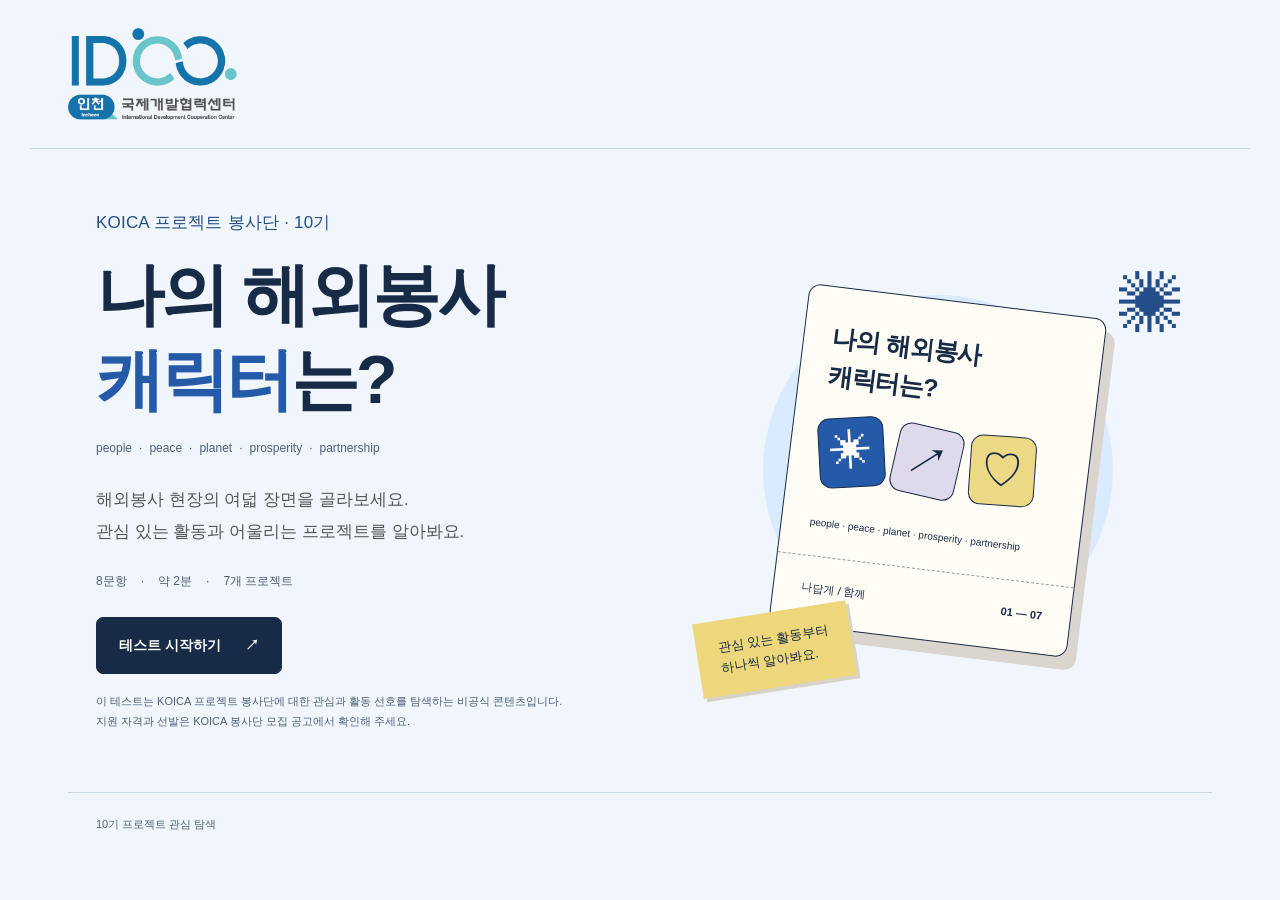
<file: index.html>
<!doctype html><html lang="ko"><head><meta charset="utf-8"><meta name="viewport" content="width=device-width,initial-scale=1"><title>나에게 맞는 프로젝트 찾기</title><meta name="robots" content="noindex"><script defer src="launch.js"></script></head><body><h1>테스트를 여는 중이에요.</h1><p>잠시만 기다려 주세요.</p><a href="v2/">V2 테스트 시작하기</a></body></html>
</file>
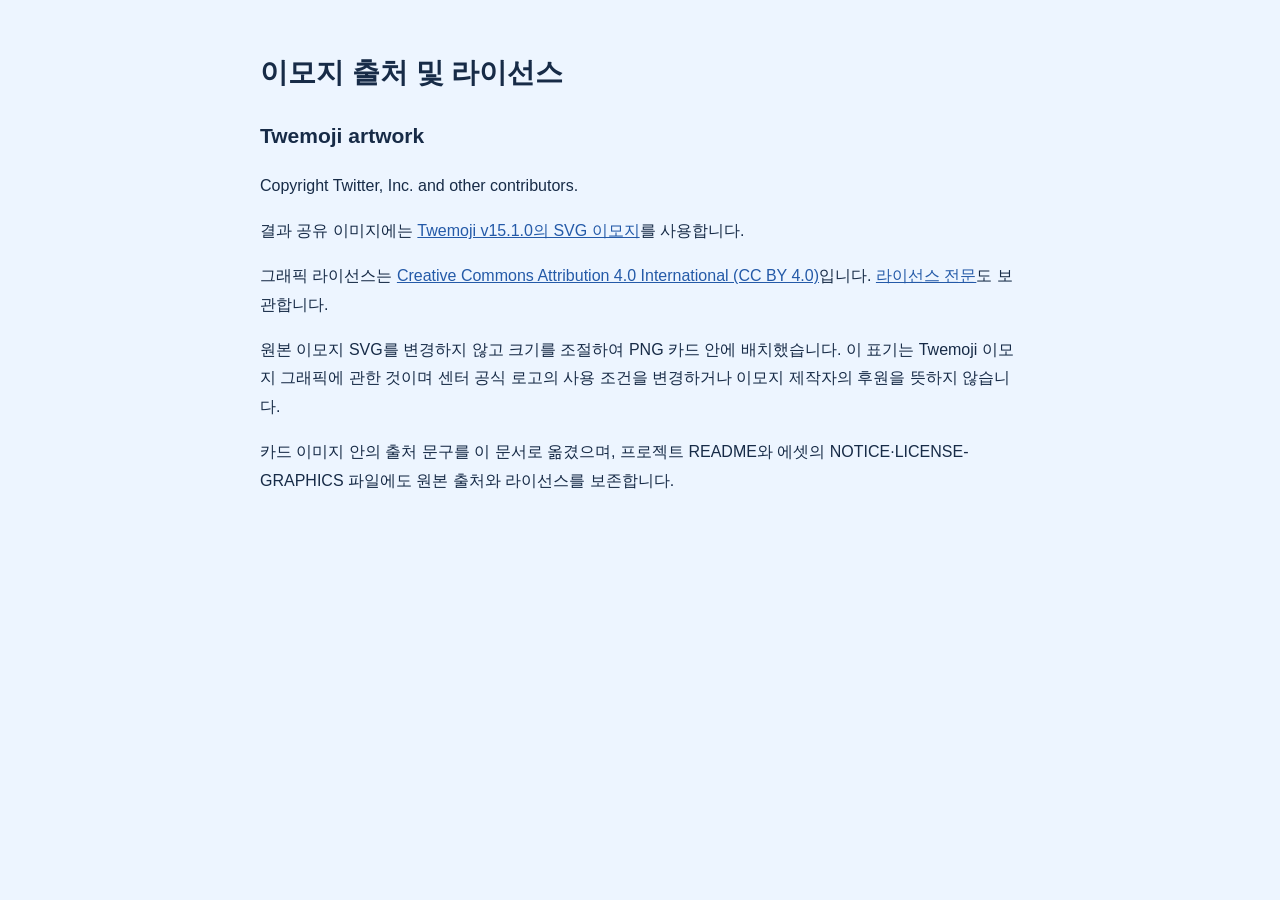
<file: licenses/index.html>
<!doctype html>
<html lang="ko">
<head>
  <meta charset="utf-8">
  <meta name="viewport" content="width=device-width,initial-scale=1">
  <title>이모지 출처 및 라이선스</title>
  <style>body{max-width:760px;margin:48px auto;padding:0 24px;font-family:"Malgun Gothic",sans-serif;line-height:1.8;color:#172b47;background:#edf5ff}a{color:#245aa8}h1{font-size:28px}h2{font-size:21px}</style>
</head>
<body>
  <h1>이모지 출처 및 라이선스</h1>
  <h2>Twemoji artwork</h2>
  <p>Copyright Twitter, Inc. and other contributors.</p>
  <p>결과 공유 이미지에는 <a href="https://github.com/jdecked/twemoji/tree/v15.1.0/assets/svg">Twemoji v15.1.0의 SVG 이모지</a>를 사용합니다.</p>
  <p>그래픽 라이선스는 <a rel="license" href="https://creativecommons.org/licenses/by/4.0/">Creative Commons Attribution 4.0 International (CC BY 4.0)</a>입니다. <a href="/licenses/twemoji.txt">라이선스 전문</a>도 보관합니다.</p>
  <p>원본 이모지 SVG를 변경하지 않고 크기를 조절하여 PNG 카드 안에 배치했습니다. 이 표기는 Twemoji 이모지 그래픽에 관한 것이며 센터 공식 로고의 사용 조건을 변경하거나 이모지 제작자의 후원을 뜻하지 않습니다.</p>
  <p>카드 이미지 안의 출처 문구를 이 문서로 옮겼으며, 프로젝트 README와 에셋의 NOTICE·LICENSE-GRAPHICS 파일에도 원본 출처와 라이선스를 보존합니다.</p>
</body>
</html>
</file>
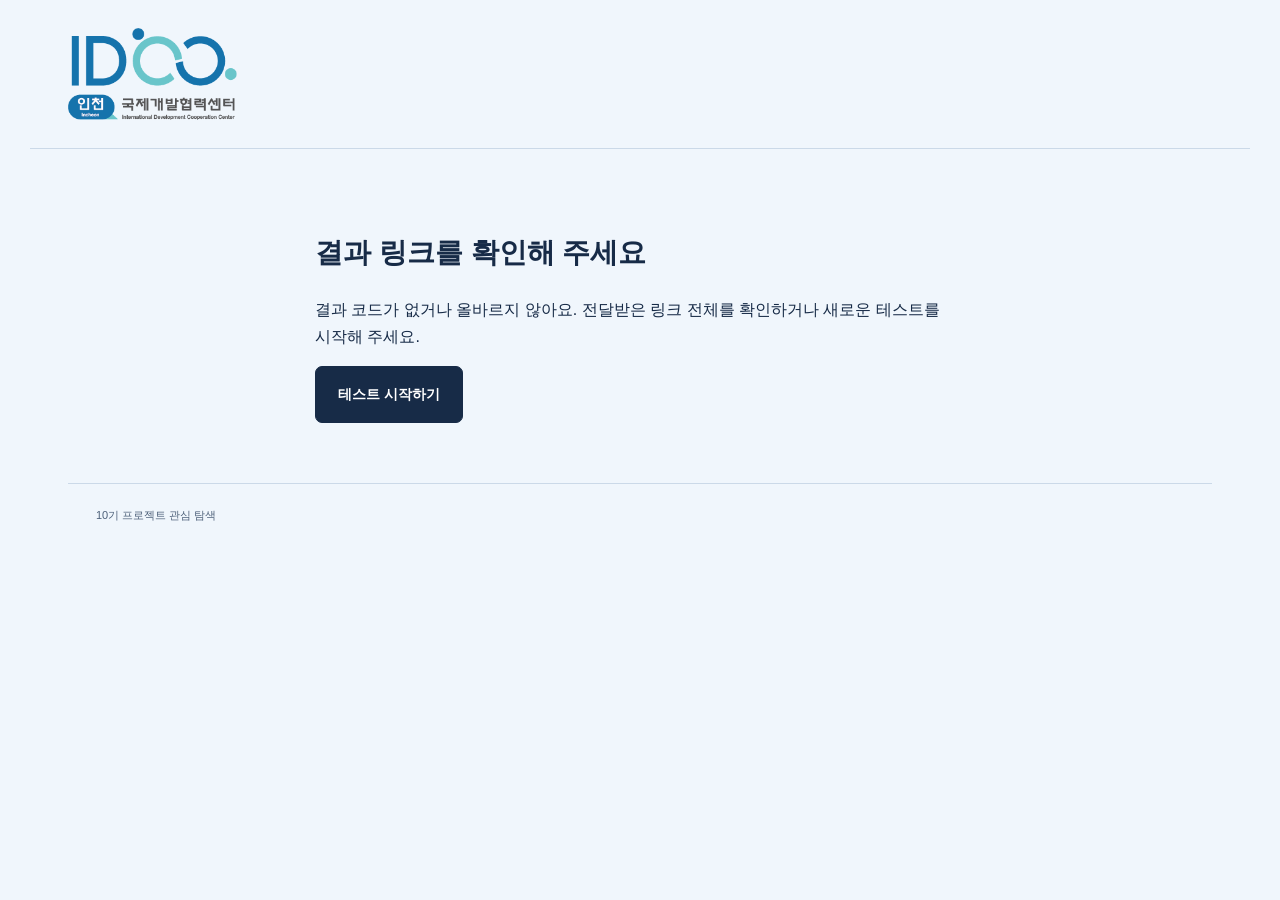
<file: r/index.html>
<!doctype html><html lang="ko"><head><meta charset="utf-8"><meta name="viewport" content="width=device-width,initial-scale=1"><title>나에게 맞는 프로젝트 찾기</title><meta name="robots" content="noindex"><script defer src="../launch.js"></script></head><body><h1>테스트를 여는 중이에요.</h1><p>잠시만 기다려 주세요.</p><a href="v2/">V2 테스트 시작하기</a></body></html>
</file>
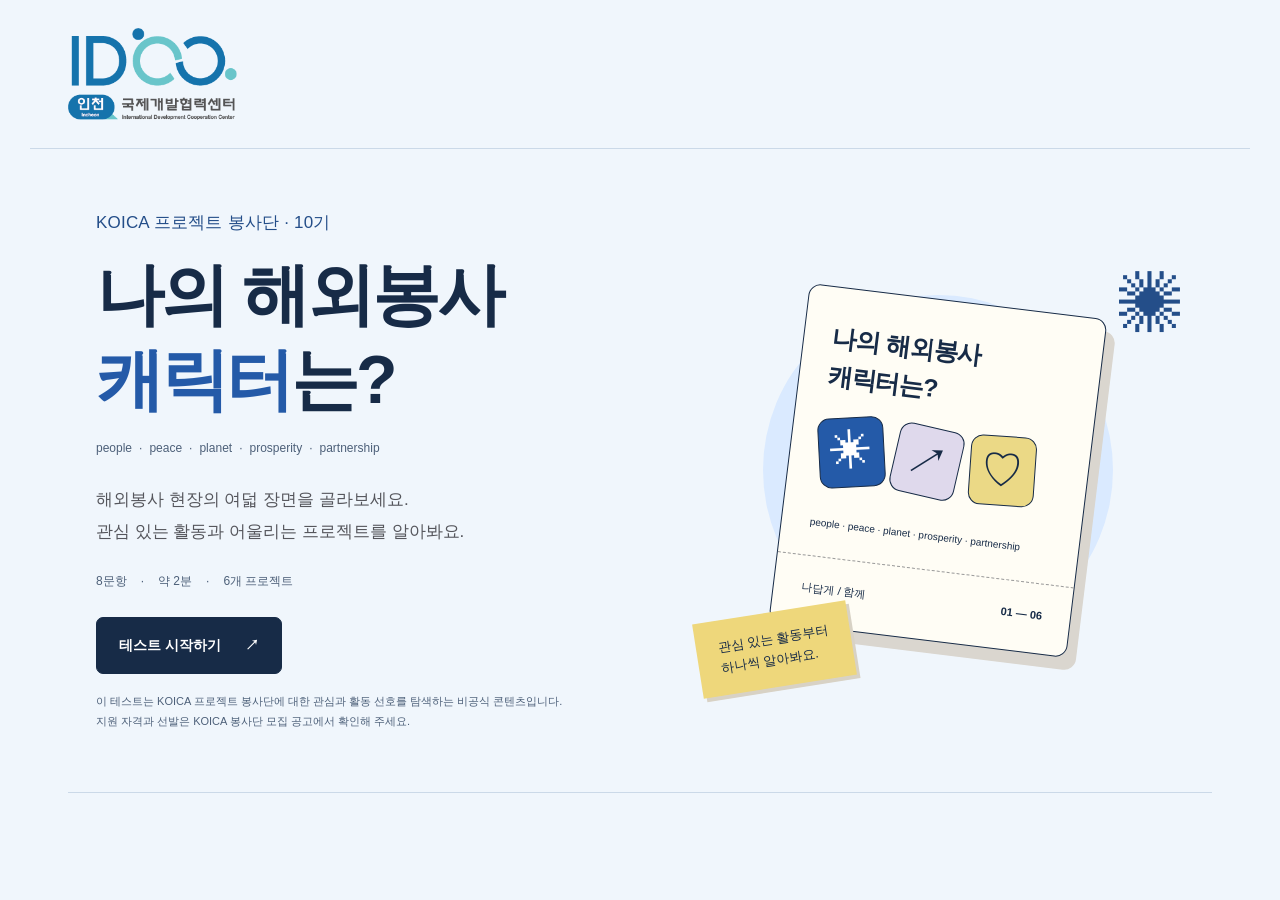
<file: v1/index.html>
<!doctype html>
<html lang="ko">
<head>
  <meta charset="utf-8">
  <meta name="viewport" content="width=device-width,initial-scale=1">
  <meta name="theme-color" content="#f0f6fc">
  <meta name="goatcounter" content="https://jiwon0331.goatcounter.com/count">
  <title>나의 해외봉사 캐릭터는?</title>
  <link rel="stylesheet" href="style.css?v=ee92da3805de">
  <script defer src="data.js?v=c2a86b806d9a"></script>
  <script defer src="versions/v1.js"></script>
  <script defer src="result-core.js"></script>
  <script defer src="app.js?v=8df26f2dcf6a"></script>
</head>
<body>
  <header class="site-header">
    <button id="home" class="wordmark center-brand" aria-label="인천국제개발협력센터 · 테스트 시작 화면">

      <img class="center-logo" src="assets/incheon-idcc-logo.png?v=88850b6eb668" alt="인천국제개발협력센터" hidden>
      <span class="center-name">인천국제개발협력센터</span>
    </button>
  </header>
  <main id="app"><p>테스트를 불러오는 중이에요.</p></main>
  <footer class="site-footer"></footer>
  <noscript>이 테스트를 열려면 브라우저에서 JavaScript를 켜주세요.</noscript>
</body>
</html>
</file>
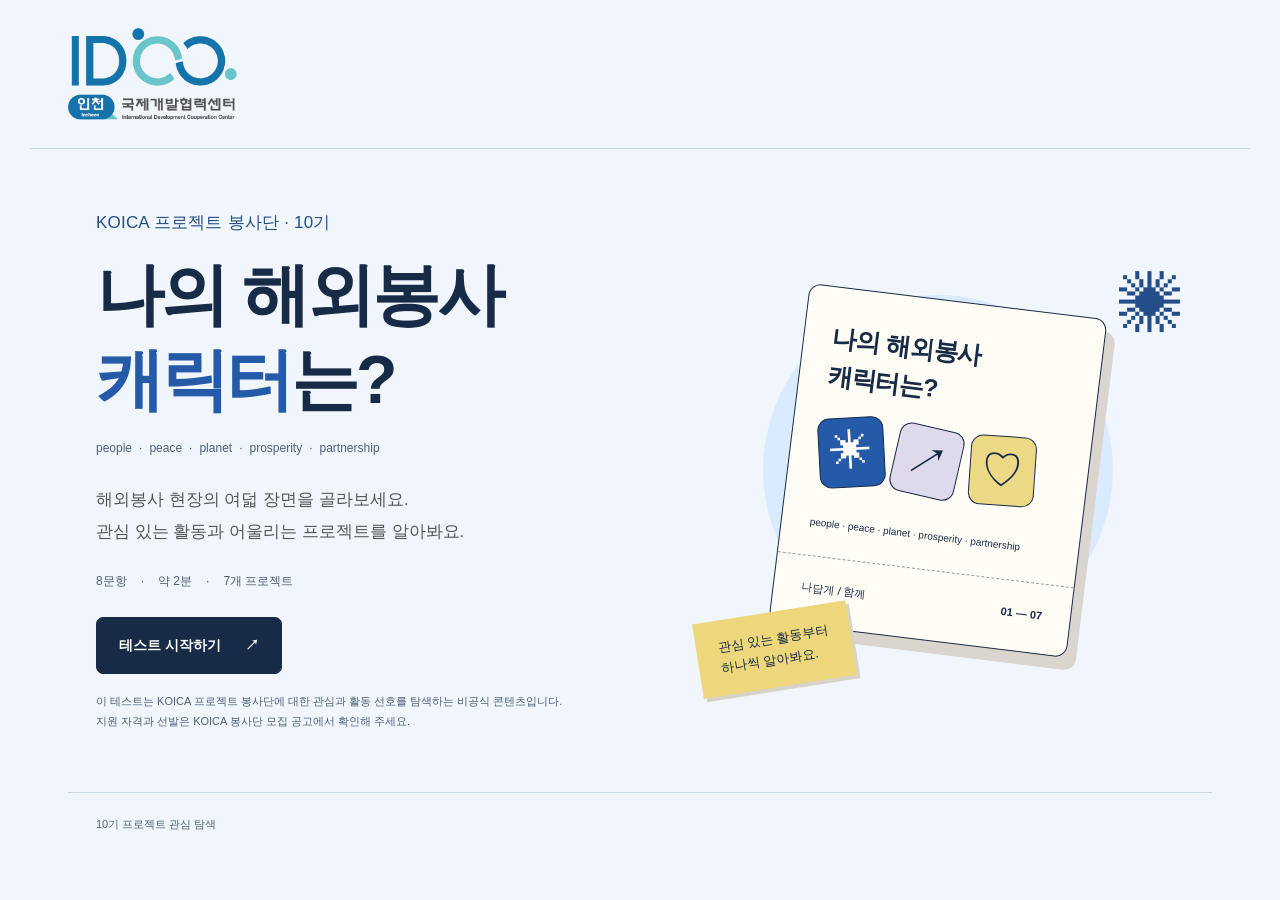
<file: v2/index.html>
<!doctype html>
<html lang="ko">
<head>
  <meta charset="utf-8">
  <meta name="viewport" content="width=device-width,initial-scale=1">
  <meta name="theme-color" content="#f0f6fc">
  <title>나에게 맞는 프로젝트 찾기</title>
  <link rel="stylesheet" href="../style.css">
  <link rel="stylesheet" href="style.css">
  <script defer src="../result-core.js"></script>
  <script defer src="../versions/v2.js"></script>
  <script defer src="../result-v2.js"></script>
  <script defer src="settings.js"></script>
  <script defer src="share.js"></script>
  <script defer src="app.js"></script>
</head>
<body>
  <header class="site-header">
    <button id="home" class="wordmark center-brand" aria-label="인천국제개발협력센터 · 테스트 시작 화면">
      <img class="center-logo" src="../assets/incheon-idcc-logo.png" alt="인천국제개발협력센터" hidden>
      <span class="center-name">인천국제개발협력센터</span>
    </button>
  </header>
  <main id="app"><p>테스트를 불러오는 중이에요.</p></main>
  <footer class="site-footer"><span>10기 프로젝트 관심 탐색</span></footer>
  <noscript>이 테스트를 열려면 브라우저에서 JavaScript를 켜주세요.</noscript>
</body>
</html>
</file>
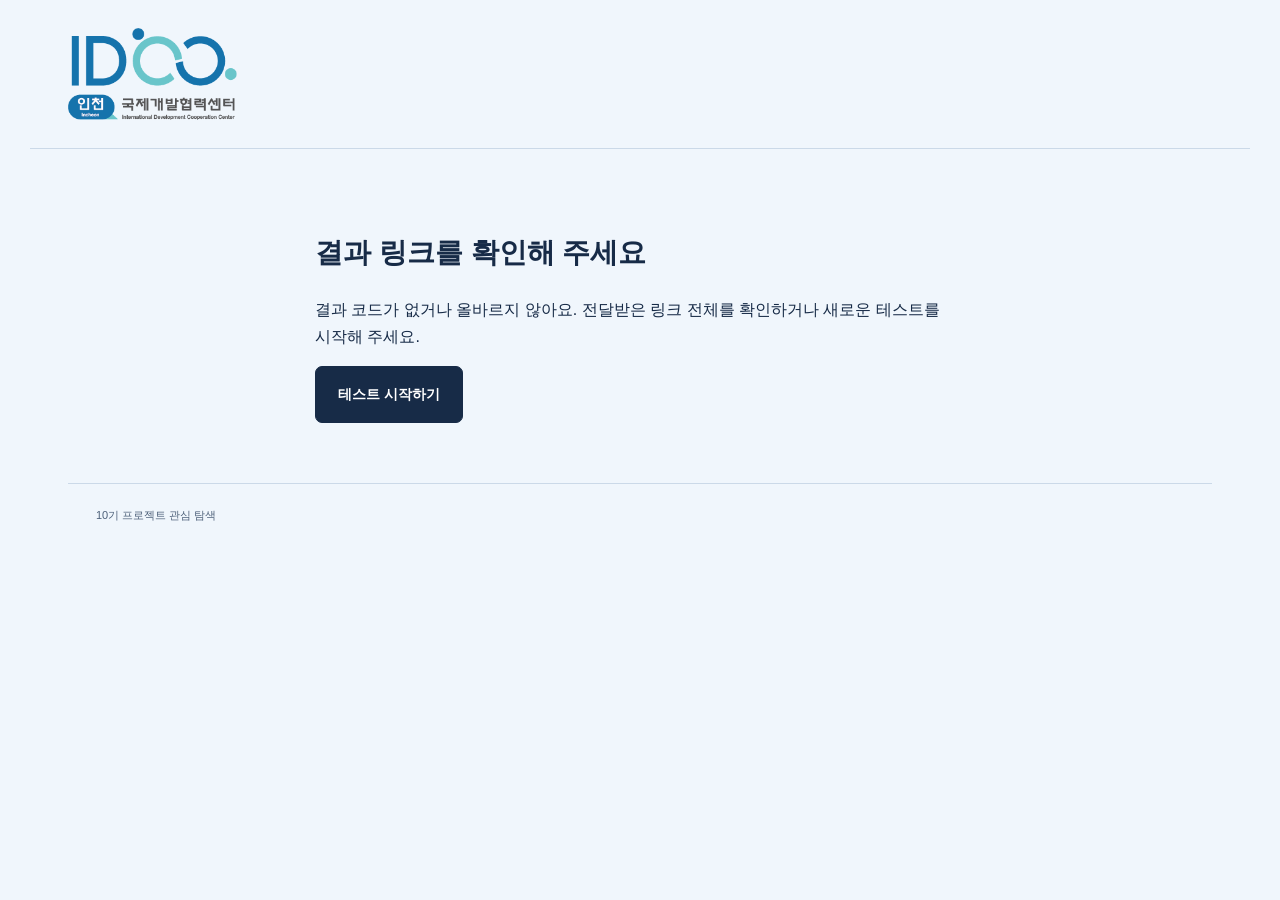
<file: r/v1/index.html>
<!doctype html><html lang="ko"><head><meta charset="utf-8"><meta name="viewport" content="width=device-width,initial-scale=1"><title>나에게 맞는 프로젝트 찾기</title><meta name="robots" content="noindex"><script defer src="../../launch.js"></script></head><body><h1>테스트를 여는 중이에요.</h1><p>잠시만 기다려 주세요.</p><a href="v2/">V2 테스트 시작하기</a></body></html>
</file>
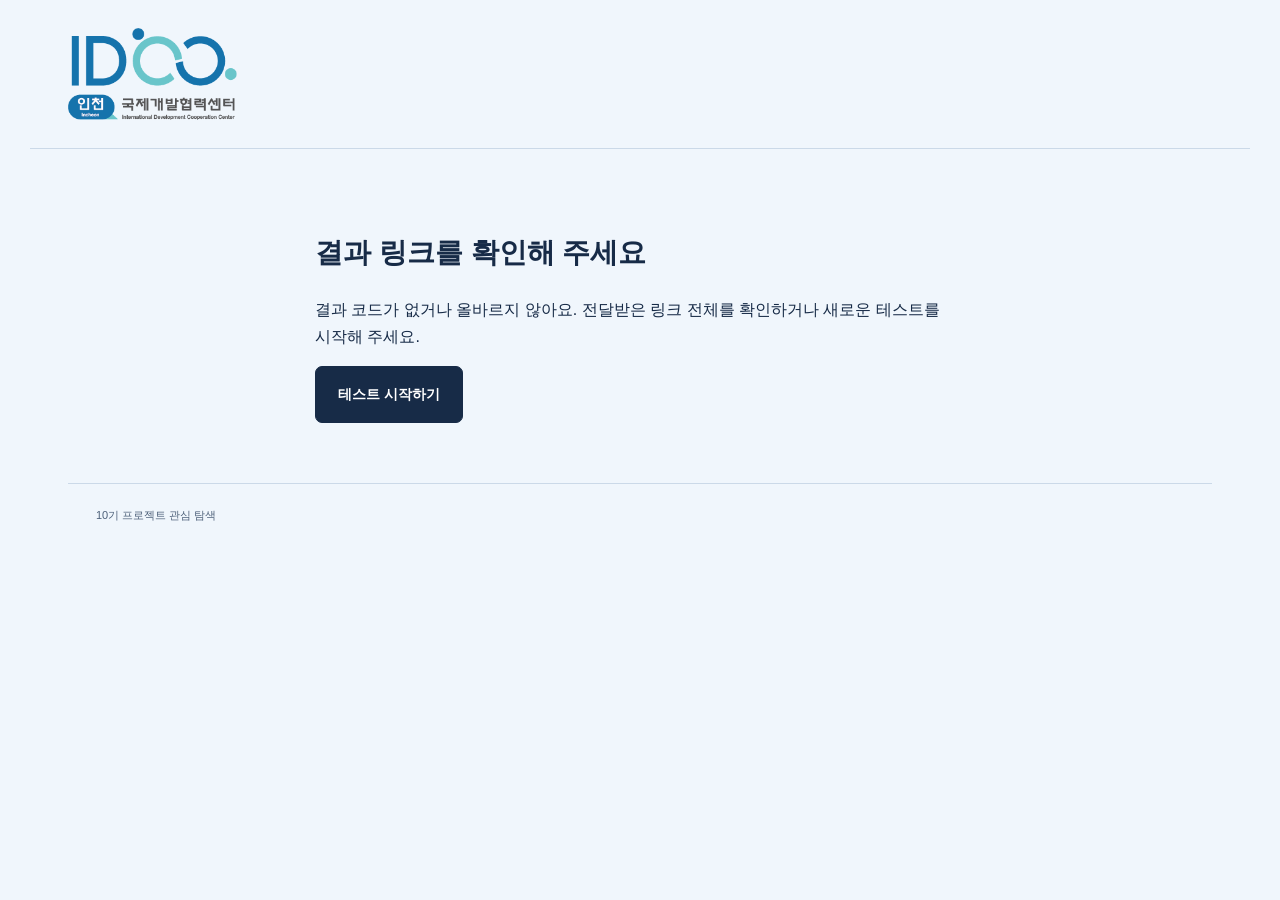
<file: r/v2/index.html>
<!doctype html>
<html lang="ko">
<head>
  <meta charset="utf-8">
  <meta name="viewport" content="width=device-width,initial-scale=1">
  <meta name="theme-color" content="#f0f6fc">
  <title>나에게 맞는 프로젝트 찾기</title>
  <link rel="stylesheet" href="../../style.css">
  <link rel="stylesheet" href="../../v2/style.css">
  <script defer src="../../result-core.js"></script>
  <script defer src="../../versions/v2.js"></script>
  <script defer src="../../result-v2.js"></script>
  <script defer src="../../v2/settings.js"></script>
  <script defer src="../../v2/share.js"></script>
  <script defer src="../../v2/app.js"></script>
</head>
<body>
  <header class="site-header">
    <button id="home" class="wordmark center-brand" aria-label="인천국제개발협력센터 · 테스트 시작 화면">
      <img class="center-logo" src="../../assets/incheon-idcc-logo.png" alt="인천국제개발협력센터" hidden>
      <span class="center-name">인천국제개발협력센터</span>
    </button>
  </header>
  <main id="app"><p>테스트를 불러오는 중이에요.</p></main>
  <footer class="site-footer"><span>10기 프로젝트 관심 탐색</span></footer>
  <noscript>이 테스트를 열려면 브라우저에서 JavaScript를 켜주세요.</noscript>
</body>
</html>
</file>
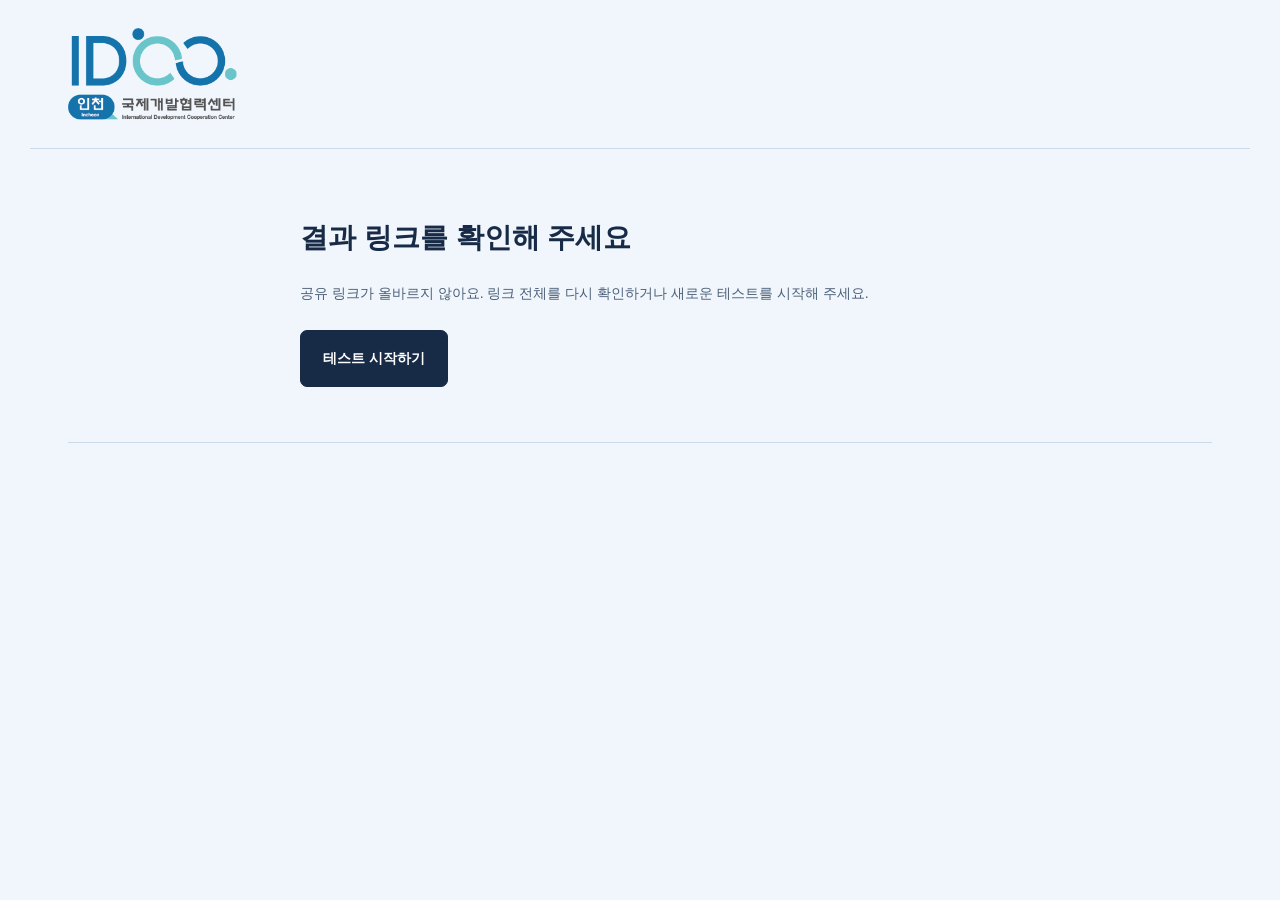
<file: v1/r/index.html>
<!doctype html>
<html lang="ko">
<head>
  <meta charset="utf-8">
  <meta name="viewport" content="width=device-width,initial-scale=1">
  <meta name="theme-color" content="#f0f6fc">
  <meta name="goatcounter" content="https://jiwon0331.goatcounter.com/count">
  <title>나의 해외봉사 캐릭터는?</title>
  <link rel="stylesheet" href="../style.css?v=ee92da3805de">
  <script defer src="../data.js?v=c2a86b806d9a"></script>
  <script defer src="../versions/v1.js"></script>
  <script defer src="../result-core.js"></script>
  <script defer src="../app.js?v=8df26f2dcf6a"></script>
</head>
<body>
  <header class="site-header">
    <button id="home" class="wordmark center-brand" aria-label="인천국제개발협력센터 · 테스트 시작 화면">

      <img class="center-logo" src="../assets/incheon-idcc-logo.png?v=88850b6eb668" alt="인천국제개발협력센터" hidden>
      <span class="center-name">인천국제개발협력센터</span>
    </button>
  </header>
  <main id="app"><p>테스트를 불러오는 중이에요.</p></main>
  <footer class="site-footer"></footer>
  <noscript>이 테스트를 열려면 브라우저에서 JavaScript를 켜주세요.</noscript>
</body>
</html>
</file>
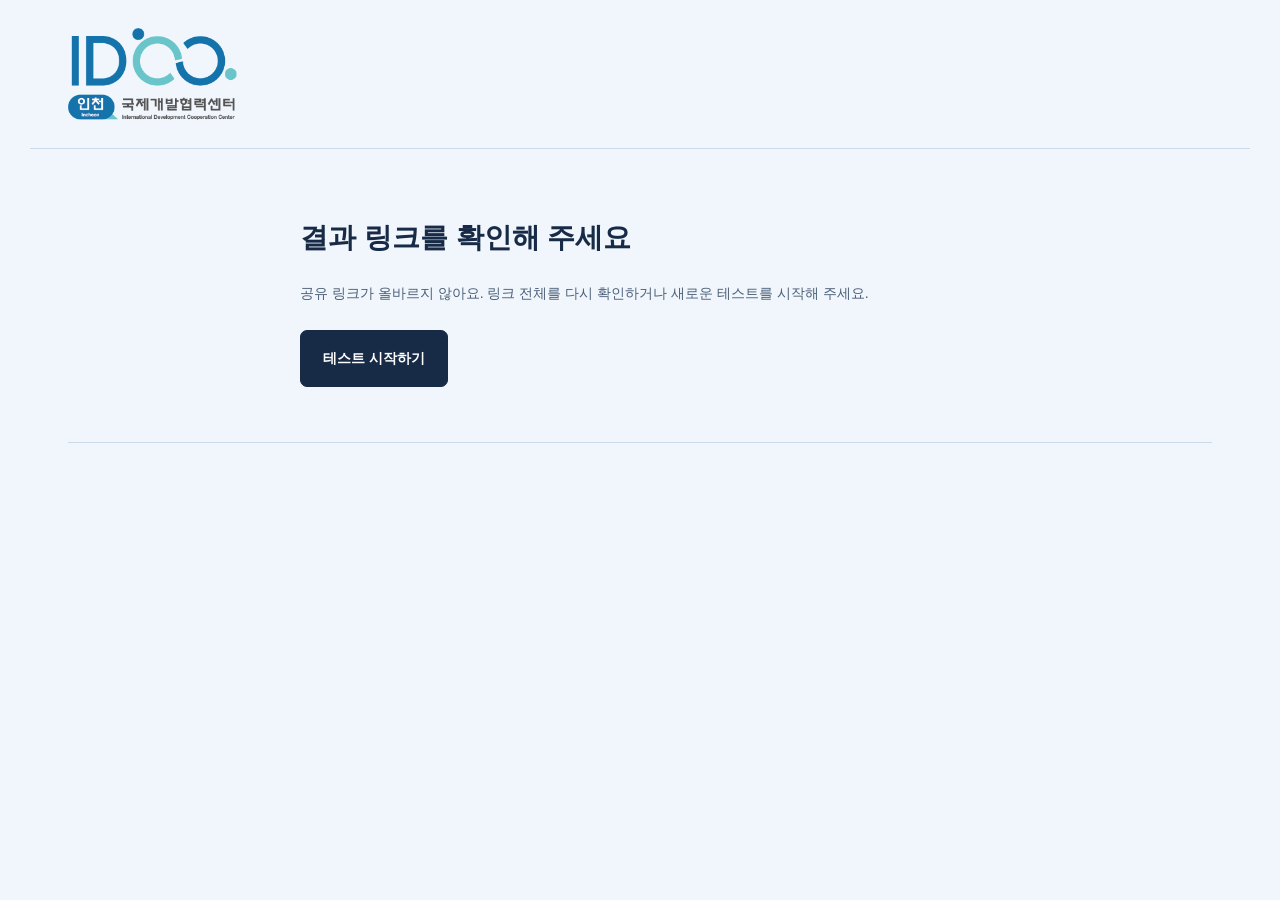
<file: v1/r/v1/index.html>
<!doctype html>
<html lang="ko">
<head>
  <meta charset="utf-8">
  <meta name="viewport" content="width=device-width,initial-scale=1">
  <meta name="theme-color" content="#f0f6fc">
  <meta name="goatcounter" content="https://jiwon0331.goatcounter.com/count">
  <title>나의 해외봉사 캐릭터는?</title>
  <link rel="stylesheet" href="../../style.css?v=ee92da3805de">
  <script defer src="../../data.js?v=c2a86b806d9a"></script>
  <script defer src="../../versions/v1.js"></script>
  <script defer src="../../result-core.js"></script>
  <script defer src="../../app.js?v=8df26f2dcf6a"></script>
</head>
<body>
  <header class="site-header">
    <button id="home" class="wordmark center-brand" aria-label="인천국제개발협력센터 · 테스트 시작 화면">

      <img class="center-logo" src="../../assets/incheon-idcc-logo.png?v=88850b6eb668" alt="인천국제개발협력센터" hidden>
      <span class="center-name">인천국제개발협력센터</span>
    </button>
  </header>
  <main id="app"><p>테스트를 불러오는 중이에요.</p></main>
  <footer class="site-footer"></footer>
  <noscript>이 테스트를 열려면 브라우저에서 JavaScript를 켜주세요.</noscript>
</body>
</html>
</file>
<file: v1/style.css>
@charset "UTF-8";
:root{--paper:#f4f1e9;--ink:#282b31;--muted:#6b6b70;--line:#d7d4cb;--coral:#ed6548;--purple:#6655a1;--mint:#dfe8d8;--white:#fffdf8}
*{box-sizing:border-box}body{margin:0;background:var(--paper);color:var(--ink);font-family:"Malgun Gothic","Apple SD Gothic Neo",sans-serif;line-height:1.65;word-break:keep-all}button,a{-webkit-tap-highlight-color:transparent}button{font:inherit;cursor:pointer}a{color:inherit;text-decoration:none}button:disabled{cursor:default}button:focus-visible,a:focus-visible,summary:focus-visible{outline:3px solid var(--purple);outline-offset:5px}h1:focus{outline:none}button{color:inherit}.site-header{max-width:1220px;margin:auto;padding:28px 38px;display:flex;justify-content:space-between;align-items:center;border-bottom:1px solid var(--line)}.wordmark{background:none;border:0;font-size:18px;letter-spacing:-.7px;font-weight:900;padding:0}.wordmark span{font-weight:400}.wordmark i{font-style:normal;color:var(--coral);font-size:28px;margin-left:9px;vertical-align:middle}.draft-label{font-size:10px;letter-spacing:1.5px;color:var(--muted)}main{max-width:1144px;margin:auto;padding:0 28px}.intro{min-height:690px;display:grid;grid-template-columns:1.1fr 1fr;align-items:center;gap:55px;padding:52px 0 65px}.eyebrow{font-size:11px;letter-spacing:2px;font-weight:800;color:var(--purple);margin:0 0 20px}.intro h1{font-size:clamp(42px,5.5vw,68px);line-height:1.25;letter-spacing:-3px;margin:0 0 26px;font-weight:900}.intro h1 em{font-style:normal;color:var(--coral)}.lead{font-size:17px;line-height:1.9;color:#55565c;margin:0 0 24px}.intro-meta{display:flex;gap:14px;flex-wrap:wrap;font-size:12px;color:var(--muted);margin-bottom:25px}.intro-meta span+span:before{content:"·";margin-right:14px}.button{border:1px solid var(--ink);border-radius:7px;display:inline-flex;align-items:center;justify-content:center;gap:24px;padding:16px 22px;font-size:14px;font-weight:700;min-height:52px;transition:transform .15s,background .15s}.button:not(:disabled):hover{transform:translateY(-2px)}.primary{background:var(--ink);color:var(--white)}.primary:not(:disabled):hover{background:var(--purple)}.primary:disabled{opacity:.32}.secondary{background:transparent}.small-note{font-size:11px;color:var(--muted);margin:14px 0 0}.illustration{position:relative;min-height:440px;display:flex;align-items:center;justify-content:center}.orbit{position:absolute;width:350px;height:350px;border-radius:50%;background:var(--mint)}.ticket{width:300px;background:#fffdf5;transform:rotate(7deg);border:1px solid var(--ink);border-radius:12px;padding:28px;box-shadow:10px 12px 0 #dad6cf;position:relative}.ticket>span{font-size:11px;letter-spacing:2px}.ticket>b{display:block;font-size:25px;letter-spacing:-1px;margin:20px 0}.ticket-stamps{display:flex;gap:10px;align-items:center;margin:20px 0 24px}.ticket-stamps i{width:66px;height:70px;display:flex;align-items:center;justify-content:center;font-size:42px;font-style:normal;border:1px solid var(--ink);border-radius:12px}.ticket-stamps i:nth-child(1){background:var(--coral);color:var(--white);transform:rotate(-10deg)}.ticket-stamps i:nth-child(2){background:#dfd9ec;transform:rotate(6deg)}.ticket-stamps i:nth-child(3){background:#ebd986;transform:rotate(-3deg)}.ticket small{font-size:8px;letter-spacing:1px}.ticket-dash{border-top:1px dashed #999;margin:22px -28px}.ticket-bottom{display:flex;justify-content:space-between;font-size:11px}.sticky{position:absolute;bottom:4px;left:5px;transform:rotate(-9deg);background:#eed77b;padding:16px 22px;font-size:13px;box-shadow:3px 4px 0 #d8d2c5}.spark{font-size:65px;position:absolute;right:0;top:2px;color:var(--purple)}.site-footer{max-width:1144px;margin:auto;border-top:1px solid var(--line);padding:22px 28px 30px;font-size:11px;color:var(--muted);display:flex;justify-content:space-between;gap:20px}.text-button{border:0;background:none;padding:5px 0;font-size:12px;color:var(--muted);text-decoration:none}.text-button:hover{color:var(--ink);text-decoration:underline}.quiz{max-width:700px;margin:45px auto 65px}.quiz-top{display:flex;justify-content:space-between;align-items:baseline}.quiz-top .eyebrow{margin-bottom:13px}.counter{font-weight:800;font-size:18px}.counter span{font-size:13px;font-weight:400;color:var(--muted)}.progress{height:4px;background:#dedbd4;margin-bottom:39px;border-radius:4px;overflow:hidden}.progress>span{height:100%;display:block;background:var(--coral);transition:width .25s}.quiz h1{font-size:30px;letter-spacing:-1.2px;line-height:1.55;margin:0 0 9px}.question-caption{font-size:14px;color:var(--muted);margin:0 0 27px}.options{display:flex;flex-direction:column;gap:11px}.option{width:100%;background:var(--white);border:1px solid var(--line);padding:20px;min-height:80px;text-align:left;border-radius:9px;display:flex;gap:16px;align-items:center;font-size:15px;transition:border-color .15s,background .15s}.option:hover{border-color:var(--purple);background:#f0edf5}.option.selected{border:2px solid var(--purple);background:#eee9f6;padding:19px}.option-key{width:30px;height:30px;flex-shrink:0;background:var(--paper);border-radius:50%;display:flex;align-items:center;justify-content:center;font-size:11px;font-weight:800;color:var(--muted)}.selected .option-key{background:var(--purple);color:white}.option-check{margin-left:auto;padding-left:8px;color:var(--purple)}.question-nav{display:flex;justify-content:space-between;align-items:center;margin-top:28px}.quiz>.small-note{text-align:right}.result{padding:45px 0 55px}.result-hero{text-align:center;padding:10px 0 48px;max-width:720px;margin:auto}.character-emoji{font-size:56px;display:flex;align-items:center;justify-content:center;margin:15px auto 22px;background:#e1dbed;width:110px;height:110px;border-radius:28px;transform:rotate(-6deg)}.result-prefix{margin:0;color:var(--muted);font-size:14px}.result-hero h1{font-size:40px;letter-spacing:-1.8px;line-height:1.4;margin:5px 0 13px}.type-line{font-size:15px;color:#5c5b62;max-width:450px;margin:0 auto 20px}.result-badge{font-size:10px;border:1px solid #c5bccf;color:var(--purple);border-radius:30px;padding:6px 13px}.section-label{display:flex;align-items:center;justify-content:space-between;border-top:1px solid var(--line);padding:25px 0 20px}.section-label h2{font-size:20px;letter-spacing:-.6px;margin:0}.section-label>span{font-size:10px;letter-spacing:2px;color:var(--muted)}.results-grid{display:grid;grid-template-columns:repeat(3,minmax(0,1fr));gap:17px}.project-card{background:var(--white);border:1px solid var(--line);padding:24px 22px;border-radius:10px;display:flex;flex-direction:column;min-width:0}.project-card.first{border-top:4px solid var(--coral);padding-top:21px}.card-top{display:flex;align-items:center;justify-content:space-between;gap:8px;margin-bottom:21px}.rank{font-size:25px;font-weight:900;color:var(--purple);white-space:nowrap}.first .rank{color:var(--coral)}.rank small{font-size:10px;font-weight:500}.country{font-size:10px;text-align:right;color:var(--muted)}.project-card h3{font-size:20px;letter-spacing:-.7px;line-height:1.6;margin:0 0 22px}.field-label{font-size:10px;color:var(--purple);font-weight:800;margin:0 0 8px;letter-spacing:.2px}.reason{font-size:13px;line-height:1.85;margin-bottom:20px}.reason>p:last-child{margin:0}.skill-tags{display:flex;gap:6px;flex-wrap:wrap;margin-bottom:20px}.skill-tags>span{font-size:10px;background:#efeee8;padding:5px 8px;border-radius:4px}.project-card details{border-top:1px solid var(--line);font-size:12px;margin-top:auto}.project-card summary{cursor:pointer;list-style:none;display:flex;justify-content:space-between;padding:14px 0;font-size:11px;color:var(--muted)}.project-card summary::-webkit-details-marker{display:none}.project-card details[open] summary span{transform:rotate(45deg)}.project-card ul{padding-left:17px;line-height:1.9;margin-top:8px}.audience,.source-note{color:var(--muted);font-size:10px}.notice{width:100%;padding:12px 8px;font-size:11px;gap:8px;min-height:44px}.unavailable{border-color:#d5d2ca;background:#efede7;color:#79766f;font-size:11px}.mentoring{display:flex;align-items:center;gap:20px;background:#e3dfeb;border-radius:10px;padding:27px;margin-top:32px}.mentoring>span{font-size:39px;color:var(--purple)}.mentoring>div{flex:1}.mentoring h2{font-size:16px;margin:0 0 5px}.mentoring p{font-size:12px;color:#625d6c;margin:0}.mentoring .button{font-size:11px;padding:13px 17px;gap:8px}.disclaimer{font-size:12px;text-align:center;color:var(--muted);margin:26px 0 0}.result-note{text-align:center}.result-actions{display:flex;justify-content:space-between;align-items:center;margin-top:30px}.review-panel{margin:20px 0 45px;background:#fff9de;border:1px dashed #b5a968;padding:20px;font-size:12px;border-radius:8px}.review-panel p{font-size:11px;overflow-wrap:anywhere}.table-scroll{overflow:auto}table{border-collapse:collapse;width:100%;min-width:850px;font-size:10px;text-align:left}caption{text-align:left;margin-bottom:10px}th,td{border:1px solid #d9ce9c;padding:7px}thead{background:#ece1b2}tbody th{min-width:210px;max-width:270px;font-weight:500}tbody tr:nth-child(even){background:#f6efd1}
@media(min-width:1500px){.intro{min-height:740px}}
@media(max-width:800px){.intro{gap:10px;min-height:620px}.illustration{transform:scale(.85);transform-origin:center;min-width:310px}.results-grid{grid-template-columns:1fr}.project-card h3{font-size:22px}.mentoring{flex-wrap:wrap}.mentoring .button{width:100%}.reason{font-size:14px}.country{font-size:12px}.skill-tags>span{font-size:12px}.notice{font-size:12px}}
@media(max-width:600px){.site-header{padding:20px}.draft-label{font-size:8px}.wordmark{font-size:15px}main{padding:0 20px}.intro{display:flex;flex-direction:column;align-items:stretch;padding:30px 0 38px;gap:0}.intro h1{font-size:48px;letter-spacing:-2px}.intro .eyebrow{margin-bottom:16px}.intro-copy{z-index:1}.intro .lead{font-size:15px;margin-bottom:16px}.intro-meta{font-size:10px;gap:10px;margin-bottom:21px}.intro-meta span+span:before{margin-right:10px}.intro .button{width:100%}.illustration{display:none}.quiz{margin:28px auto 45px}.quiz h1{font-size:25px}.progress{margin-bottom:28px}.question-caption{font-size:12px}.option{font-size:14px;min-height:83px;padding:16px;gap:12px}.option.selected{padding:15px}.option-key{width:26px;height:26px}.option-check{font-size:12px;padding-left:0}.question-nav .button{font-size:13px;padding:14px 18px}.site-footer{padding:19px 20px;align-items:center;font-size:9px;gap:10px}.site-footer .text-button{font-size:10px;white-space:nowrap}.result{padding-top:30px}.result-hero{padding-bottom:35px}.result-hero h1{font-size:31px}.type-line{font-size:14px}.mentoring{padding:21px;gap:12px}.mentoring>span{display:none}.mentoring h2{font-size:15px}.disclaimer{font-size:11px}.result-note{font-size:10px}.project-card{padding:22px}.review-panel{padding:14px}.results-grid{gap:15px}}
@media(prefers-reduced-motion:reduce){*{transition:none!important;scroll-behavior:auto!important}}

/* 10기 화면 */
:root {
  --paper: #f0f6fc;
  --ink: #172b47;
  --muted: #4d6079;
  --line: #cbd9e8;
  --coral: #245aa8;
  --purple: #244e89;
  --mint: #daeaff;
  --white: #fff;
}
.intro { min-height: 0; padding-block: 60px; }
.intro .small-note { max-width: 42ch; }
.intro .intro-disclaimer { max-width: none; white-space: pre-line; line-height: 1.8; margin-top: 18px; }
.wordmark, .text-button, summary { min-height: 44px; }
.sr-only {
  position: absolute;
  width: 1px;
  height: 1px;
  padding: 0;
  overflow: hidden;
  clip-path: inset(50%);
  white-space: nowrap;
}
.result { max-width: 760px; margin-inline: auto; }
.result-hero {
  max-width: none;
  background: var(--white);
  border: 1px solid var(--line);
  border-top: 6px solid var(--character-accent);
  border-radius: 18px;
  padding: 28px clamp(18px, 5vw, 44px);
  margin-bottom: 20px;
}
.result-hero .eyebrow { margin-bottom: 12px; }
.character-emoji { background: var(--character-accent); }
.role-description, .main-match { font-size: 14px; margin: 13px 0 0; }
.role-description { color: var(--muted); }
.main-match { font-weight: 800; }
.result-badge { display: inline-block; }
.result-section {
  margin: 14px 0;
  background: var(--white);
  border: 1px solid var(--line);
  border-radius: 12px;
  padding: 20px clamp(16px, 4vw, 28px);
}
.result-section h2 { font-size: 18px; margin: 0 0 8px; }
.result-section .project-name { font-size: 16px; margin: 12px 0 6px; }
.result-section p { font-size: 14px; margin: 8px 0; }
.evidence-list { padding-left: 1.3em; margin-bottom: 0; font-size: 14px; }
.evidence-list li + li { margin-top: 10px; }
.evidence-answer { font-weight: 700; }
.result-section .evidence-explanation { color: var(--muted); margin: 3px 0 0; }
.result-section .mentor-invite { color: var(--muted); }
.skill-tags { margin: 12px 0 0; }
.skill-tags > span { background: var(--paper); font-size: 12px; }
.result-section .recruitment-note { color: var(--muted); font-size: 13px; }
.result-section .mentor-question { background: var(--paper); padding: 12px; border-radius: 8px; }
.alternate summary { cursor: pointer; padding-block: 10px; font-size: 14px; font-weight: 700; }
.follow-up, .result-actions { display: flex; flex-wrap: wrap; gap: 10px; }
.follow-up { margin-top: 12px; }
.result-actions { justify-content: flex-start; }
#copy-text { width: 100%; font: inherit; }
@media (max-width: 600px) {
  .site-header { padding-block: 8px; }
  .site-footer { padding-block: 8px; }
  main { padding-inline: 16px; }
  .intro { padding-block: 28px 32px; }
  .intro h1 { font-size: clamp(36px, 12vw, 48px); }
  .intro .button { text-align: center; }

  .quiz { margin: 16px auto 20px; }
  .quiz-top .eyebrow { margin-bottom: 6px; }
  .progress { margin-bottom: 16px; }
  .quiz h1 { font-size: 23px; line-height: 1.35; margin-bottom: 6px; }
  .question-caption { margin-bottom: 12px; }
  .options { gap: 8px; }
  .option { min-height: 62px; padding: 10px 12px; gap: 10px; line-height: 1.5; }
  .option.selected { padding: 9px 11px; }
  .question-nav { margin-top: 12px; }

  .result { padding: 16px 0 22px; }
  .result-hero { padding: 16px; margin-bottom: 12px; }
  .result-hero .eyebrow { margin-bottom: 8px; }
  .character-emoji { width: 68px; height: 68px; font-size: 38px; border-radius: 18px; margin: 8px auto 12px; }
  .result-hero h1 { font-size: 24px; line-height: 1.35; margin: 0 0 8px; }
  .type-line { margin-bottom: 10px; }
  .result-badge { padding: 4px 9px; }
  .role-description, .main-match { margin-top: 8px; }
  .result-section { padding: 14px; margin: 10px 0; }
  .result-section h2 { font-size: 17px; margin-bottom: 6px; }
  .result-section .project-name { margin: 6px 0 4px; }
  .result-section p { margin: 6px 0; }
  .evidence-list { margin-top: 6px; }
  .skill-tags { margin-top: 8px; }
  .result-section .mentor-question { padding: 8px 10px; }
  .alternate summary { padding-block: 8px; }
  .follow-up { display: grid; grid-template-columns: repeat(2, minmax(0, 1fr)); gap: 8px; margin-top: 8px; }
  .follow-up .button { padding: 8px; min-height: 44px; font-size: 12px; gap: 6px; text-align: center; }
  .result-actions { display: grid; grid-template-columns: repeat(3, minmax(0, 1fr)); gap: 6px; margin-top: 14px; }
  .result-actions .button { padding: 6px 4px; min-height: 44px; font-size: 12px; text-align: center; }
  .disclaimer { margin-top: 12px; }
  #copy-status:empty { margin: 0; }
}

/* 1단계: 공통 헤더 및 시작·질문 화면에만 적용합니다. */
.center-brand {
  display: inline-flex;
  align-items: center;
  max-width: 100%;
  min-height: 48px;
  text-align: left;
}
.center-brand .center-name {
  font-size: 17px;
  font-weight: 500;
  line-height: 1.4;
  letter-spacing: -.5px;
}
.center-brand .center-logo {
  display: block;
  width: auto;
  height: auto;
  max-width: min(240px, 100%);
  max-height: 92px;
  object-fit: contain;
}
.center-brand .center-logo[hidden], .center-brand .center-name[hidden] { display: none; }
.intro-copy > .eyebrow {
  font-size: 17px;
  font-weight: 500;
  letter-spacing: .2px;
  line-height: 1.6;
  margin-bottom: 16px;
}
.intro-copy > h1 { margin-bottom: 16px; }
.intro-keywords {
  display: flex;
  flex-wrap: wrap;
  gap: 0;
  margin: 0 0 24px;
  font-size: 12px;
  color: var(--muted);
  line-height: 1.8;
}
.intro-keywords > span { white-space: nowrap; }
.intro-keywords > span:not(:last-child)::after {
  content: '·';
  margin-inline: 7px;
}
.ticket > .ticket-title { font-size: 25px; line-height: 1.5; margin: 4px 0 20px; }
.ticket small { font-size: 10px; letter-spacing: 0; }
.quiz .question-nav {
  display: grid;
  grid-template-columns: repeat(2, minmax(0, 1fr));
  align-items: stretch;
  gap: 12px;
}
.quiz .question-nav > .button {
  width: 100%;
  min-width: 0;
  height: 52px;
  min-height: 52px;
  padding: 0 12px;
  gap: 8px;
  justify-content: center;
  font-size: 14px;
  line-height: 1.3;
  white-space: nowrap;
  transform: none;
}
.quiz .question-nav > .button:disabled {
  color: #64758c;
  border-color: var(--line);
  background: #e5edf5;
}
@media (max-width: 600px) {
  .center-brand { min-height: 44px; }
  .center-brand .center-name { font-size: 15px; }
  .center-brand .center-logo { max-width: min(200px, 100%); max-height: 72px; }
  .intro-copy > .eyebrow { font-size: 15px; margin-bottom: 12px; }
  .intro-keywords { font-size: 11px; margin-bottom: 18px; }
  .intro-keywords > span:not(:last-child)::after { margin-inline: 6px; }
  .quiz .question-nav { gap: 10px; }
  .quiz .question-nav > .button { height: 48px; min-height: 48px; padding-inline: 8px; font-size: 13px; }
}

/* 2단계: 두 추천과 캐릭터를 하나의 결과 카드에 표시합니다. */
.result-stage2 { max-width: 960px; }
.result-card {
  background: var(--white);
  border: 1px solid var(--line);
  border-top: 5px solid var(--character-accent);
  border-radius: 16px;
  overflow: hidden;
}
.result-card-header { padding: 24px 28px; border-bottom: 1px solid var(--line); }
.result-caption { margin: 0 0 12px; font-size: 12px; color: var(--muted); }
.character-heading { display: flex; align-items: flex-start; gap: 14px; }
.result-character-icon {
  display: inline-flex;
  flex-shrink: 0;
  align-items: center;
  justify-content: center;
  width: 44px;
  height: 44px;
  border-radius: 12px;
  background: var(--character-accent);
  font-size: 26px;
}
.result-stage2 .character-heading h1,
.result-stage2 .recommendation h2 {
  margin: 0;
  font-size: 23px;
  font-weight: 600;
  letter-spacing: -.65px;
  line-height: 1.55;
}
.character-activity { display: inline-block; font-weight: 400; white-space: nowrap; }
.character-activity > span { color: #8a9aab; margin-inline: 3px; }
.recommendation-pair { display: grid; grid-template-columns: repeat(2, minmax(0, 1fr)); }
.recommendation { padding: 26px 28px 28px; min-width: 0; }
.recommendation + .recommendation { border-left: 1px solid var(--line); }
.recommendation-rank { margin: 0 0 10px; font-size: 12px; color: var(--purple); font-weight: 500; }
.project-flag { font-size: 20px; }
.project-summary { margin: 12px 0 20px; font-size: 14px; line-height: 1.8; }
.recommendation-reasons { padding-top: 16px; border-top: 1px solid var(--line); }
.recommendation-reasons h3 { margin: 0 0 12px; font-size: 13px; font-weight: 600; }
.recommendation-reasons h3 > span { display: block; font-size: 11px; color: var(--muted); font-weight: 400; margin-top: 3px; }
.recommendation-reasons .evidence-list { list-style: none; padding: 0; margin: 0; }
.recommendation-reasons .evidence-answer { display: block; padding-left: 12px; border-left: 2px solid #b8cce3; font-size: 14px; font-weight: 500; line-height: 1.65; }
.recommendation-reasons .evidence-explanation { margin: 8px 0 0; font-size: 14px; color: var(--muted); line-height: 1.65; }
.recruitment-period { display: flex; flex-wrap: wrap; justify-content: center; gap: 3px 9px; font-size: 13px; color: var(--muted); margin: 20px 0; }
.period-divider { color: #8a9aab; }
.result-stage2 .mentoring-invite { padding: 22px 28px; }
.result-stage2 .mentoring-invite h2 { font-size: 18px; }
.result-stage2 .mentor-invite { color: var(--ink); }
.result-stage2 .follow-up { margin-top: 16px; }
@media (max-width: 700px) {
  .result-card-header { padding: 20px; }
  .recommendation-pair { grid-template-columns: minmax(0, 1fr); }
  .recommendation { padding: 22px 20px; }
  .recommendation + .recommendation { border-left: 0; border-top: 1px solid var(--line); }
  .result-stage2 .character-heading h1,
  .result-stage2 .recommendation h2 { font-size: 21px; }
}
@media (max-width: 400px) {
  .result-card-header { padding: 18px 16px; }
  .character-heading { gap: 10px; }
  .result-character-icon { width: 36px; height: 36px; font-size: 22px; border-radius: 10px; }
  .result-stage2 .character-heading h1,
  .result-stage2 .recommendation h2 { font-size: 20px; }
  .recommendation { padding: 20px 16px; }
  .result-stage2 .mentoring-invite { padding: 18px 16px; }
  .recruitment-period { font-size: 12px; }
}

/* 3단계: 공유 결과도 같은 결과 카드를 사용합니다. */
.result-card-header .recruitment-period { justify-content: flex-start; margin: 18px 0 0; }
.shared-invite { margin: 24px 0 0; font-size: 13px; text-align: center; color: var(--muted); }
.result-stage2 .result-actions { gap: 10px; }
#copy-text { width: 100%; margin-top: 12px; padding: 12px; border: 1px solid var(--line); border-radius: 7px; font: inherit; font-size: 12px; overflow-wrap: anywhere; }
.share-error { max-width: 680px; margin-inline: auto; }
.share-error h1 { font-size: 28px; line-height: 1.5; }
.share-error p { font-size: 14px; color: var(--muted); margin-bottom: 24px; }
@media (max-width: 600px) {
  .result-stage2 .result-actions { grid-template-columns: repeat(2, minmax(0, 1fr)); gap: 8px; }
  .result-stage2 .result-actions #edit { grid-column: 1 / -1; justify-self: start; min-height: 44px; }
  .shared-invite { font-size: 12px; text-align: left; }
  .share-error h1 { font-size: 24px; }
}

/* 결과 카드 안에서 각 프로젝트의 소개와 추천 이유를 함께 표시합니다. */
.result-stage4 { max-width: 900px; }
.result-stage4 .result-card { overflow-wrap: anywhere; }
.result-stage4 .result-card-header { padding: 20px 24px; }
.result-stage4 .result-caption { margin-bottom: 10px; }
.result-stage4 .character-heading h1,
.result-stage4 .recommendation h2 { font-size: 22px; line-height: 1.45; }
.result-stage4 .project-country { white-space: nowrap; }
.result-stage4 .project-flag { font-size: .85em; }
.result-stage4 .recommendation { padding: 20px 24px; }
.result-stage4 .recommendation-rank { margin-bottom: 7px; }
.result-stage4 .project-summary { margin: 10px 0 0; font-size: 14px; line-height: 1.65; }
.result-stage4 > .recruitment-period { justify-content: flex-start; padding-inline: 4px; margin: 14px 0 18px; line-height: 1.7; }
.result-stage4 .recommendation-reasons { margin-top: 14px; padding-top: 12px; }
.result-stage4 .recommendation-reasons h3 { color: var(--purple); margin-bottom: 8px; font-size: 14px; }
.result-stage4 .result-actions > .button { min-height: 48px; font-size: 14px; }
@media (max-width: 700px) {
  .result-stage4 .result-card-header { padding: 16px; }
  .result-stage4 .result-caption { margin-bottom: 8px; font-size: 11px; }
  .result-stage4 .character-heading { gap: 10px; align-items: center; }
  .result-stage4 .character-heading h1 { display: flex; flex-direction: column; gap: 2px; min-width: 0; }
  .result-stage4 .character-heading h1,
  .result-stage4 .recommendation h2 { font-size: 20px; letter-spacing: -.5px; line-height: 1.4; }
  .result-stage4 .character-activity { font-size: 14px; line-height: 1.5; white-space: normal; }
  .result-stage4 .character-activity > span { display: none; }
  .result-stage4 .result-character-icon { width: 36px; height: 36px; font-size: 23px; border-radius: 10px; }
  .result-stage4 .recommendation { padding: 16px; }
  .result-stage4 .recommendation-rank { font-size: 11px; line-height: 1.5; margin-bottom: 6px; }
  .result-stage4 .project-summary { margin-top: 8px; line-height: 1.6; }
  .result-stage4 .result-section { padding: 18px 16px; }
  .result-stage4 .result-section h2 { font-size: 17px; line-height: 1.5; }
}
@media (max-width: 600px) {
  .result-stage4 { padding-top: 12px; }
  .result-stage4 .follow-up .button,
  .result-stage4 .result-actions > .button { min-height: 48px; font-size: 13px; padding: 10px 8px; }
  .result-stage4 .result-actions { align-items: stretch; }
  .result-stage4 > .recruitment-period { font-size: 12px; margin-block: 12px 16px; }
}
</file>
<file: style.css>
@charset "UTF-8";
:root{--paper:#f4f1e9;--ink:#282b31;--muted:#6b6b70;--line:#d7d4cb;--coral:#ed6548;--purple:#6655a1;--mint:#dfe8d8;--white:#fffdf8}
*{box-sizing:border-box}body{margin:0;background:var(--paper);color:var(--ink);font-family:"Malgun Gothic","Apple SD Gothic Neo",sans-serif;line-height:1.65;word-break:keep-all}button,a{-webkit-tap-highlight-color:transparent}button{font:inherit;cursor:pointer}a{color:inherit;text-decoration:none}button:disabled{cursor:default}button:focus-visible,a:focus-visible,summary:focus-visible{outline:3px solid var(--purple);outline-offset:5px}h1:focus{outline:none}button{color:inherit}.site-header{max-width:1220px;margin:auto;padding:28px 38px;display:flex;justify-content:space-between;align-items:center;border-bottom:1px solid var(--line)}.wordmark{background:none;border:0;font-size:18px;letter-spacing:-.7px;font-weight:900;padding:0}.wordmark span{font-weight:400}.wordmark i{font-style:normal;color:var(--coral);font-size:28px;margin-left:9px;vertical-align:middle}.draft-label{font-size:10px;letter-spacing:1.5px;color:var(--muted)}main{max-width:1144px;margin:auto;padding:0 28px}.intro{min-height:690px;display:grid;grid-template-columns:1.1fr 1fr;align-items:center;gap:55px;padding:52px 0 65px}.eyebrow{font-size:11px;letter-spacing:2px;font-weight:800;color:var(--purple);margin:0 0 20px}.intro h1{font-size:clamp(42px,5.5vw,68px);line-height:1.25;letter-spacing:-3px;margin:0 0 26px;font-weight:900}.intro h1 em{font-style:normal;color:var(--coral)}.lead{font-size:17px;line-height:1.9;color:#55565c;margin:0 0 24px}.intro-meta{display:flex;gap:14px;flex-wrap:wrap;font-size:12px;color:var(--muted);margin-bottom:25px}.intro-meta span+span:before{content:"·";margin-right:14px}.button{border:1px solid var(--ink);border-radius:7px;display:inline-flex;align-items:center;justify-content:center;gap:24px;padding:16px 22px;font-size:14px;font-weight:700;min-height:52px;transition:transform .15s,background .15s}.button:not(:disabled):hover{transform:translateY(-2px)}.primary{background:var(--ink);color:var(--white)}.primary:not(:disabled):hover{background:var(--purple)}.primary:disabled{opacity:.32}.secondary{background:transparent}.small-note{font-size:11px;color:var(--muted);margin:14px 0 0}.illustration{position:relative;min-height:440px;display:flex;align-items:center;justify-content:center}.orbit{position:absolute;width:350px;height:350px;border-radius:50%;background:var(--mint)}.ticket{width:300px;background:#fffdf5;transform:rotate(7deg);border:1px solid var(--ink);border-radius:12px;padding:28px;box-shadow:10px 12px 0 #dad6cf;position:relative}.ticket>span{font-size:11px;letter-spacing:2px}.ticket>b{display:block;font-size:25px;letter-spacing:-1px;margin:20px 0}.ticket-stamps{display:flex;gap:10px;align-items:center;margin:20px 0 24px}.ticket-stamps i{width:66px;height:70px;display:flex;align-items:center;justify-content:center;font-size:42px;font-style:normal;border:1px solid var(--ink);border-radius:12px}.ticket-stamps i:nth-child(1){background:var(--coral);color:var(--white);transform:rotate(-10deg)}.ticket-stamps i:nth-child(2){background:#dfd9ec;transform:rotate(6deg)}.ticket-stamps i:nth-child(3){background:#ebd986;transform:rotate(-3deg)}.ticket small{font-size:8px;letter-spacing:1px}.ticket-dash{border-top:1px dashed #999;margin:22px -28px}.ticket-bottom{display:flex;justify-content:space-between;font-size:11px}.sticky{position:absolute;bottom:4px;left:5px;transform:rotate(-9deg);background:#eed77b;padding:16px 22px;font-size:13px;box-shadow:3px 4px 0 #d8d2c5}.spark{font-size:65px;position:absolute;right:0;top:2px;color:var(--purple)}.site-footer{max-width:1144px;margin:auto;border-top:1px solid var(--line);padding:22px 28px 30px;font-size:11px;color:var(--muted);display:flex;justify-content:space-between;gap:20px}.text-button{border:0;background:none;padding:5px 0;font-size:12px;color:var(--muted);text-decoration:none}.text-button:hover{color:var(--ink);text-decoration:underline}.quiz{max-width:700px;margin:45px auto 65px}.quiz-top{display:flex;justify-content:space-between;align-items:baseline}.quiz-top .eyebrow{margin-bottom:13px}.counter{font-weight:800;font-size:18px}.counter span{font-size:13px;font-weight:400;color:var(--muted)}.progress{height:4px;background:#dedbd4;margin-bottom:39px;border-radius:4px;overflow:hidden}.progress>span{height:100%;display:block;background:var(--coral);transition:width .25s}.quiz h1{font-size:30px;letter-spacing:-1.2px;line-height:1.55;margin:0 0 9px}.question-caption{font-size:14px;color:var(--muted);margin:0 0 27px}.options{display:flex;flex-direction:column;gap:11px}.option{width:100%;background:var(--white);border:1px solid var(--line);padding:20px;min-height:80px;text-align:left;border-radius:9px;display:flex;gap:16px;align-items:center;font-size:15px;transition:border-color .15s,background .15s}.option:hover{border-color:var(--purple);background:#f0edf5}.option.selected{border:2px solid var(--purple);background:#eee9f6;padding:19px}.option-key{width:30px;height:30px;flex-shrink:0;background:var(--paper);border-radius:50%;display:flex;align-items:center;justify-content:center;font-size:11px;font-weight:800;color:var(--muted)}.selected .option-key{background:var(--purple);color:white}.option-check{margin-left:auto;padding-left:8px;color:var(--purple)}.question-nav{display:flex;justify-content:space-between;align-items:center;margin-top:28px}.quiz>.small-note{text-align:right}.result{padding:45px 0 55px}.result-hero{text-align:center;padding:10px 0 48px;max-width:720px;margin:auto}.character-emoji{font-size:56px;display:flex;align-items:center;justify-content:center;margin:15px auto 22px;background:#e1dbed;width:110px;height:110px;border-radius:28px;transform:rotate(-6deg)}.result-prefix{margin:0;color:var(--muted);font-size:14px}.result-hero h1{font-size:40px;letter-spacing:-1.8px;line-height:1.4;margin:5px 0 13px}.type-line{font-size:15px;color:#5c5b62;max-width:450px;margin:0 auto 20px}.result-badge{font-size:10px;border:1px solid #c5bccf;color:var(--purple);border-radius:30px;padding:6px 13px}.section-label{display:flex;align-items:center;justify-content:space-between;border-top:1px solid var(--line);padding:25px 0 20px}.section-label h2{font-size:20px;letter-spacing:-.6px;margin:0}.section-label>span{font-size:10px;letter-spacing:2px;color:var(--muted)}.results-grid{display:grid;grid-template-columns:repeat(3,minmax(0,1fr));gap:17px}.project-card{background:var(--white);border:1px solid var(--line);padding:24px 22px;border-radius:10px;display:flex;flex-direction:column;min-width:0}.project-card.first{border-top:4px solid var(--coral);padding-top:21px}.card-top{display:flex;align-items:center;justify-content:space-between;gap:8px;margin-bottom:21px}.rank{font-size:25px;font-weight:900;color:var(--purple);white-space:nowrap}.first .rank{color:var(--coral)}.rank small{font-size:10px;font-weight:500}.country{font-size:10px;text-align:right;color:var(--muted)}.project-card h3{font-size:20px;letter-spacing:-.7px;line-height:1.6;margin:0 0 22px}.field-label{font-size:10px;color:var(--purple);font-weight:800;margin:0 0 8px;letter-spacing:.2px}.reason{font-size:13px;line-height:1.85;margin-bottom:20px}.reason>p:last-child{margin:0}.skill-tags{display:flex;gap:6px;flex-wrap:wrap;margin-bottom:20px}.skill-tags>span{font-size:10px;background:#efeee8;padding:5px 8px;border-radius:4px}.project-card details{border-top:1px solid var(--line);font-size:12px;margin-top:auto}.project-card summary{cursor:pointer;list-style:none;display:flex;justify-content:space-between;padding:14px 0;font-size:11px;color:var(--muted)}.project-card summary::-webkit-details-marker{display:none}.project-card details[open] summary span{transform:rotate(45deg)}.project-card ul{padding-left:17px;line-height:1.9;margin-top:8px}.audience,.source-note{color:var(--muted);font-size:10px}.notice{width:100%;padding:12px 8px;font-size:11px;gap:8px;min-height:44px}.unavailable{border-color:#d5d2ca;background:#efede7;color:#79766f;font-size:11px}.mentoring{display:flex;align-items:center;gap:20px;background:#e3dfeb;border-radius:10px;padding:27px;margin-top:32px}.mentoring>span{font-size:39px;color:var(--purple)}.mentoring>div{flex:1}.mentoring h2{font-size:16px;margin:0 0 5px}.mentoring p{font-size:12px;color:#625d6c;margin:0}.mentoring .button{font-size:11px;padding:13px 17px;gap:8px}.disclaimer{font-size:12px;text-align:center;color:var(--muted);margin:26px 0 0}.result-note{text-align:center}.result-actions{display:flex;justify-content:space-between;align-items:center;margin-top:30px}.review-panel{margin:20px 0 45px;background:#fff9de;border:1px dashed #b5a968;padding:20px;font-size:12px;border-radius:8px}.review-panel p{font-size:11px;overflow-wrap:anywhere}.table-scroll{overflow:auto}table{border-collapse:collapse;width:100%;min-width:850px;font-size:10px;text-align:left}caption{text-align:left;margin-bottom:10px}th,td{border:1px solid #d9ce9c;padding:7px}thead{background:#ece1b2}tbody th{min-width:210px;max-width:270px;font-weight:500}tbody tr:nth-child(even){background:#f6efd1}
@media(min-width:1500px){.intro{min-height:740px}}
@media(max-width:800px){.intro{gap:10px;min-height:620px}.illustration{transform:scale(.85);transform-origin:center;min-width:310px}.results-grid{grid-template-columns:1fr}.project-card h3{font-size:22px}.mentoring{flex-wrap:wrap}.mentoring .button{width:100%}.reason{font-size:14px}.country{font-size:12px}.skill-tags>span{font-size:12px}.notice{font-size:12px}}
@media(max-width:600px){.site-header{padding:20px}.draft-label{font-size:8px}.wordmark{font-size:15px}main{padding:0 20px}.intro{display:flex;flex-direction:column;align-items:stretch;padding:30px 0 38px;gap:0}.intro h1{font-size:48px;letter-spacing:-2px}.intro .eyebrow{margin-bottom:16px}.intro-copy{z-index:1}.intro .lead{font-size:15px;margin-bottom:16px}.intro-meta{font-size:10px;gap:10px;margin-bottom:21px}.intro-meta span+span:before{margin-right:10px}.intro .button{width:100%}.illustration{display:none}.quiz{margin:28px auto 45px}.quiz h1{font-size:25px}.progress{margin-bottom:28px}.question-caption{font-size:12px}.option{font-size:14px;min-height:83px;padding:16px;gap:12px}.option.selected{padding:15px}.option-key{width:26px;height:26px}.option-check{font-size:12px;padding-left:0}.question-nav .button{font-size:13px;padding:14px 18px}.site-footer{padding:19px 20px;align-items:center;font-size:9px;gap:10px}.site-footer .text-button{font-size:10px;white-space:nowrap}.result{padding-top:30px}.result-hero{padding-bottom:35px}.result-hero h1{font-size:31px}.type-line{font-size:14px}.mentoring{padding:21px;gap:12px}.mentoring>span{display:none}.mentoring h2{font-size:15px}.disclaimer{font-size:11px}.result-note{font-size:10px}.project-card{padding:22px}.review-panel{padding:14px}.results-grid{gap:15px}}
@media(prefers-reduced-motion:reduce){*{transition:none!important;scroll-behavior:auto!important}}

/* 10기 화면 */
:root {
  --paper: #f0f6fc;
  --ink: #172b47;
  --muted: #4d6079;
  --line: #cbd9e8;
  --coral: #245aa8;
  --purple: #244e89;
  --mint: #daeaff;
  --white: #fff;
}
.intro { min-height: 0; padding-block: 60px; }
.intro .small-note { max-width: 42ch; }
.intro .intro-disclaimer { max-width: none; white-space: pre-line; line-height: 1.8; margin-top: 18px; }
.wordmark, .text-button, summary { min-height: 44px; }
.sr-only {
  position: absolute;
  width: 1px;
  height: 1px;
  padding: 0;
  overflow: hidden;
  clip-path: inset(50%);
  white-space: nowrap;
}
.result { max-width: 760px; margin-inline: auto; }
.result-hero {
  max-width: none;
  background: var(--white);
  border: 1px solid var(--line);
  border-top: 6px solid var(--character-accent);
  border-radius: 18px;
  padding: 28px clamp(18px, 5vw, 44px);
  margin-bottom: 20px;
}
.result-hero .eyebrow { margin-bottom: 12px; }
.character-emoji { background: var(--character-accent); }
.role-description, .main-match { font-size: 14px; margin: 13px 0 0; }
.role-description { color: var(--muted); }
.main-match { font-weight: 800; }
.result-badge { display: inline-block; }
.result-section {
  margin: 14px 0;
  background: var(--white);
  border: 1px solid var(--line);
  border-radius: 12px;
  padding: 20px clamp(16px, 4vw, 28px);
}
.result-section h2 { font-size: 18px; margin: 0 0 8px; }
.result-section .project-name { font-size: 16px; margin: 12px 0 6px; }
.result-section p { font-size: 14px; margin: 8px 0; }
.evidence-list { padding-left: 1.3em; margin-bottom: 0; font-size: 14px; }
.evidence-list li + li { margin-top: 10px; }
.evidence-answer { font-weight: 700; }
.result-section .evidence-explanation { color: var(--muted); margin: 3px 0 0; }
.result-section .mentor-invite { color: var(--muted); }
.skill-tags { margin: 12px 0 0; }
.skill-tags > span { background: var(--paper); font-size: 12px; }
.result-section .recruitment-note { color: var(--muted); font-size: 13px; }
.result-section .mentor-question { background: var(--paper); padding: 12px; border-radius: 8px; }
.alternate summary { cursor: pointer; padding-block: 10px; font-size: 14px; font-weight: 700; }
.follow-up, .result-actions { display: flex; flex-wrap: wrap; gap: 10px; }
.follow-up { margin-top: 12px; }
.result-actions { justify-content: flex-start; }
#copy-text { width: 100%; font: inherit; }
@media (max-width: 600px) {
  .site-header { padding-block: 8px; }
  .site-footer { padding-block: 8px; }
  main { padding-inline: 16px; }
  .intro { padding-block: 28px 32px; }
  .intro h1 { font-size: clamp(36px, 12vw, 48px); }
  .intro .button { text-align: center; }

  .quiz { margin: 16px auto 20px; }
  .quiz-top .eyebrow { margin-bottom: 6px; }
  .progress { margin-bottom: 16px; }
  .quiz h1 { font-size: 23px; line-height: 1.35; margin-bottom: 6px; }
  .question-caption { margin-bottom: 12px; }
  .options { gap: 8px; }
  .option { min-height: 62px; padding: 10px 12px; gap: 10px; line-height: 1.5; }
  .option.selected { padding: 9px 11px; }
  .question-nav { margin-top: 12px; }

  .result { padding: 16px 0 22px; }
  .result-hero { padding: 16px; margin-bottom: 12px; }
  .result-hero .eyebrow { margin-bottom: 8px; }
  .character-emoji { width: 68px; height: 68px; font-size: 38px; border-radius: 18px; margin: 8px auto 12px; }
  .result-hero h1 { font-size: 24px; line-height: 1.35; margin: 0 0 8px; }
  .type-line { margin-bottom: 10px; }
  .result-badge { padding: 4px 9px; }
  .role-description, .main-match { margin-top: 8px; }
  .result-section { padding: 14px; margin: 10px 0; }
  .result-section h2 { font-size: 17px; margin-bottom: 6px; }
  .result-section .project-name { margin: 6px 0 4px; }
  .result-section p { margin: 6px 0; }
  .evidence-list { margin-top: 6px; }
  .skill-tags { margin-top: 8px; }
  .result-section .mentor-question { padding: 8px 10px; }
  .alternate summary { padding-block: 8px; }
  .follow-up { display: grid; grid-template-columns: repeat(2, minmax(0, 1fr)); gap: 8px; margin-top: 8px; }
  .follow-up .button { padding: 8px; min-height: 44px; font-size: 12px; gap: 6px; text-align: center; }
  .result-actions { display: grid; grid-template-columns: repeat(3, minmax(0, 1fr)); gap: 6px; margin-top: 14px; }
  .result-actions .button { padding: 6px 4px; min-height: 44px; font-size: 12px; text-align: center; }
  .disclaimer { margin-top: 12px; }
  #copy-status:empty { margin: 0; }
}

/* 1단계: 공통 헤더 및 시작·질문 화면에만 적용합니다. */
.center-brand {
  display: inline-flex;
  align-items: center;
  max-width: 100%;
  min-height: 48px;
  text-align: left;
}
.center-brand .center-name {
  font-size: 17px;
  font-weight: 500;
  line-height: 1.4;
  letter-spacing: -.5px;
}
.center-brand .center-logo {
  display: block;
  width: auto;
  height: auto;
  max-width: min(240px, 100%);
  max-height: 92px;
  object-fit: contain;
}
.center-brand .center-logo[hidden], .center-brand .center-name[hidden] { display: none; }
.intro-copy > .eyebrow {
  font-size: 17px;
  font-weight: 500;
  letter-spacing: .2px;
  line-height: 1.6;
  margin-bottom: 16px;
}
.intro-copy > h1 { margin-bottom: 16px; }
.intro-keywords {
  display: flex;
  flex-wrap: wrap;
  gap: 0;
  margin: 0 0 24px;
  font-size: 12px;
  color: var(--muted);
  line-height: 1.8;
}
.intro-keywords > span { white-space: nowrap; }
.intro-keywords > span:not(:last-child)::after {
  content: '·';
  margin-inline: 7px;
}
.ticket > .ticket-title { font-size: 25px; line-height: 1.5; margin: 4px 0 20px; }
.ticket small { font-size: 10px; letter-spacing: 0; }
.quiz .question-nav {
  display: grid;
  grid-template-columns: repeat(2, minmax(0, 1fr));
  align-items: stretch;
  gap: 12px;
}
.quiz .question-nav > .button {
  width: 100%;
  min-width: 0;
  height: 52px;
  min-height: 52px;
  padding: 0 12px;
  gap: 8px;
  justify-content: center;
  font-size: 14px;
  line-height: 1.3;
  white-space: nowrap;
  transform: none;
}
.quiz .question-nav > .button:disabled {
  color: #64758c;
  border-color: var(--line);
  background: #e5edf5;
}
@media (max-width: 600px) {
  .center-brand { min-height: 44px; }
  .center-brand .center-name { font-size: 15px; }
  .center-brand .center-logo { max-width: min(200px, 100%); max-height: 72px; }
  .intro-copy > .eyebrow { font-size: 15px; margin-bottom: 12px; }
  .intro-keywords { font-size: 11px; margin-bottom: 18px; }
  .intro-keywords > span:not(:last-child)::after { margin-inline: 6px; }
  .quiz .question-nav { gap: 10px; }
  .quiz .question-nav > .button { height: 48px; min-height: 48px; padding-inline: 8px; font-size: 13px; }
}

/* 2단계: 두 추천과 캐릭터를 하나의 결과 카드에 표시합니다. */
.result-stage2 { max-width: 960px; }
.result-card {
  background: var(--white);
  border: 1px solid var(--line);
  border-top: 5px solid var(--character-accent);
  border-radius: 16px;
  overflow: hidden;
}
.result-card-header { padding: 24px 28px; border-bottom: 1px solid var(--line); }
.result-caption { margin: 0 0 12px; font-size: 12px; color: var(--muted); }
.character-heading { display: flex; align-items: flex-start; gap: 14px; }
.result-character-icon {
  display: inline-flex;
  flex-shrink: 0;
  align-items: center;
  justify-content: center;
  width: 44px;
  height: 44px;
  border-radius: 12px;
  background: var(--character-accent);
  font-size: 26px;
}
.result-stage2 .character-heading h1,
.result-stage2 .recommendation h2 {
  margin: 0;
  font-size: 23px;
  font-weight: 600;
  letter-spacing: -.65px;
  line-height: 1.55;
}
.character-activity { display: inline-block; font-weight: 400; white-space: nowrap; }
.character-activity > span { color: #8a9aab; margin-inline: 3px; }
.recommendation-pair { display: grid; grid-template-columns: repeat(2, minmax(0, 1fr)); }
.recommendation { padding: 26px 28px 28px; min-width: 0; }
.recommendation + .recommendation { border-left: 1px solid var(--line); }
.recommendation-rank { margin: 0 0 10px; font-size: 12px; color: var(--purple); font-weight: 500; }
.project-flag { font-size: 20px; }
.project-summary { margin: 12px 0 20px; font-size: 14px; line-height: 1.8; }
.recommendation-reasons { padding-top: 16px; border-top: 1px solid var(--line); }
.recommendation-reasons h3 { margin: 0 0 12px; font-size: 13px; font-weight: 600; }
.recommendation-reasons h3 > span { display: block; font-size: 11px; color: var(--muted); font-weight: 400; margin-top: 3px; }
.recommendation-reasons .evidence-list { list-style: none; padding: 0; margin: 0; }
.recommendation-reasons .evidence-answer { display: block; padding-left: 12px; border-left: 2px solid #b8cce3; font-size: 14px; font-weight: 500; line-height: 1.65; }
.recommendation-reasons .evidence-explanation { margin: 8px 0 0; font-size: 14px; color: var(--muted); line-height: 1.65; }
.recruitment-period { display: flex; flex-wrap: wrap; justify-content: center; gap: 3px 9px; font-size: 13px; color: var(--muted); margin: 20px 0; }
.period-divider { color: #8a9aab; }
.result-stage2 .mentoring-invite { padding: 22px 28px; }
.result-stage2 .mentoring-invite h2 { font-size: 18px; }
.result-stage2 .mentor-invite { color: var(--ink); }
.result-stage2 .follow-up { margin-top: 16px; }
@media (max-width: 700px) {
  .result-card-header { padding: 20px; }
  .recommendation-pair { grid-template-columns: minmax(0, 1fr); }
  .recommendation { padding: 22px 20px; }
  .recommendation + .recommendation { border-left: 0; border-top: 1px solid var(--line); }
  .result-stage2 .character-heading h1,
  .result-stage2 .recommendation h2 { font-size: 21px; }
}
@media (max-width: 400px) {
  .result-card-header { padding: 18px 16px; }
  .character-heading { gap: 10px; }
  .result-character-icon { width: 36px; height: 36px; font-size: 22px; border-radius: 10px; }
  .result-stage2 .character-heading h1,
  .result-stage2 .recommendation h2 { font-size: 20px; }
  .recommendation { padding: 20px 16px; }
  .result-stage2 .mentoring-invite { padding: 18px 16px; }
  .recruitment-period { font-size: 12px; }
}

/* 3단계: 공유 결과도 같은 결과 카드를 사용합니다. */
.result-card-header .recruitment-period { justify-content: flex-start; margin: 18px 0 0; }
.shared-invite { margin: 24px 0 0; font-size: 13px; text-align: center; color: var(--muted); }
.result-stage2 .result-actions { gap: 10px; }
#copy-text { width: 100%; margin-top: 12px; padding: 12px; border: 1px solid var(--line); border-radius: 7px; font: inherit; font-size: 12px; overflow-wrap: anywhere; }
.share-error { max-width: 680px; margin-inline: auto; }
.share-error h1 { font-size: 28px; line-height: 1.5; }
.share-error p { font-size: 14px; color: var(--muted); margin-bottom: 24px; }
@media (max-width: 600px) {
  .result-stage2 .result-actions { grid-template-columns: repeat(2, minmax(0, 1fr)); gap: 8px; }
  .result-stage2 .result-actions #edit { grid-column: 1 / -1; justify-self: start; min-height: 44px; }
  .shared-invite { font-size: 12px; text-align: left; }
  .share-error h1 { font-size: 24px; }
}

/* 결과 카드 안에서 각 프로젝트의 소개와 추천 이유를 함께 표시합니다. */
.result-stage4 { max-width: 900px; }
.result-stage4 .result-card { overflow-wrap: anywhere; }
.result-stage4 .result-card-header { padding: 20px 24px; }
.result-stage4 .result-caption { margin-bottom: 10px; }
.result-stage4 .character-heading h1,
.result-stage4 .recommendation h2 { font-size: 22px; line-height: 1.45; }
.result-stage4 .project-country { white-space: nowrap; }
.result-stage4 .project-flag { font-size: .85em; }
.result-stage4 .recommendation { padding: 20px 24px; }
.result-stage4 .recommendation-rank { margin-bottom: 7px; }
.result-stage4 .project-summary { margin: 10px 0 0; font-size: 14px; line-height: 1.65; }
.result-stage4 > .recruitment-period { justify-content: flex-start; padding-inline: 4px; margin: 14px 0 18px; line-height: 1.7; }
.result-stage4 .recommendation-reasons { margin-top: 14px; padding-top: 12px; }
.result-stage4 .recommendation-reasons h3 { color: var(--purple); margin-bottom: 8px; font-size: 14px; }
.result-stage4 .result-actions > .button { min-height: 48px; font-size: 14px; }
@media (max-width: 700px) {
  .result-stage4 .result-card-header { padding: 16px; }
  .result-stage4 .result-caption { margin-bottom: 8px; font-size: 11px; }
  .result-stage4 .character-heading { gap: 10px; align-items: center; }
  .result-stage4 .character-heading h1 { display: flex; flex-direction: column; gap: 2px; min-width: 0; }
  .result-stage4 .character-heading h1,
  .result-stage4 .recommendation h2 { font-size: 20px; letter-spacing: -.5px; line-height: 1.4; }
  .result-stage4 .character-activity { font-size: 14px; line-height: 1.5; white-space: normal; }
  .result-stage4 .character-activity > span { display: none; }
  .result-stage4 .result-character-icon { width: 36px; height: 36px; font-size: 23px; border-radius: 10px; }
  .result-stage4 .recommendation { padding: 16px; }
  .result-stage4 .recommendation-rank { font-size: 11px; line-height: 1.5; margin-bottom: 6px; }
  .result-stage4 .project-summary { margin-top: 8px; line-height: 1.6; }
  .result-stage4 .result-section { padding: 18px 16px; }
  .result-stage4 .result-section h2 { font-size: 17px; line-height: 1.5; }
}
@media (max-width: 600px) {
  .result-stage4 { padding-top: 12px; }
  .result-stage4 .follow-up .button,
  .result-stage4 .result-actions > .button { min-height: 48px; font-size: 13px; padding: 10px 8px; }
  .result-stage4 .result-actions { align-items: stretch; }
  .result-stage4 > .recruitment-period { font-size: 12px; margin-block: 12px 16px; }
}
</file>
<file: v2/style.css>
/* Inherit V1's unchanged stylesheet for intro, branding and the unified card. */
.option{font-size:16px;line-height:1.65}
.quiz h1{margin-bottom:24px}
.v2-error{padding:60px 0;max-width:650px;margin:auto}
.v2-error h1{font-size:28px;line-height:1.5}
.v2-error p{font-size:16px}
.result-v2 .pair-title{font-weight:400;letter-spacing:normal;line-height:1.6}
.character-members{display:grid;gap:14px}
.character-members.multiple{grid-template-columns:repeat(2,minmax(0,1fr))}
.character-copy{min-width:0;flex:1}
.result-v2 .character-heading h2{margin:0;font-size:22px;font-weight:600;letter-spacing:-.65px;line-height:1.45}
.style-description{margin:8px 0 0;font-size:14px;color:var(--muted);line-height:1.65}
.mixed-title{margin:0 0 14px;font-size:22px;line-height:1.45;letter-spacing:-.65px}
.result-v2 .selection-reason{margin:0;font-size:14px;line-height:1.65;color:var(--muted)}
.result-v2 .disclaimer{white-space:pre-line}
.result-v2 .result-actions>button{min-width:0}
@media(max-width:700px){
 .character-members.multiple{grid-template-columns:minmax(0,1fr);gap:14px}
 .result-v2 .character-heading h2{display:flex;flex-direction:column;gap:2px;font-size:20px;line-height:1.4;letter-spacing:-.5px}
 .mixed-title{font-size:20px;margin-bottom:12px}
 .result-v2 .style-member{align-items:flex-start}
}
@media(max-width:600px){
 .quiz h1{font-size:24px}
 .option{padding:16px 14px;gap:10px}
 .option.selected{padding:15px 13px}
 .v2-error h1{font-size:24px}
}
</file>
